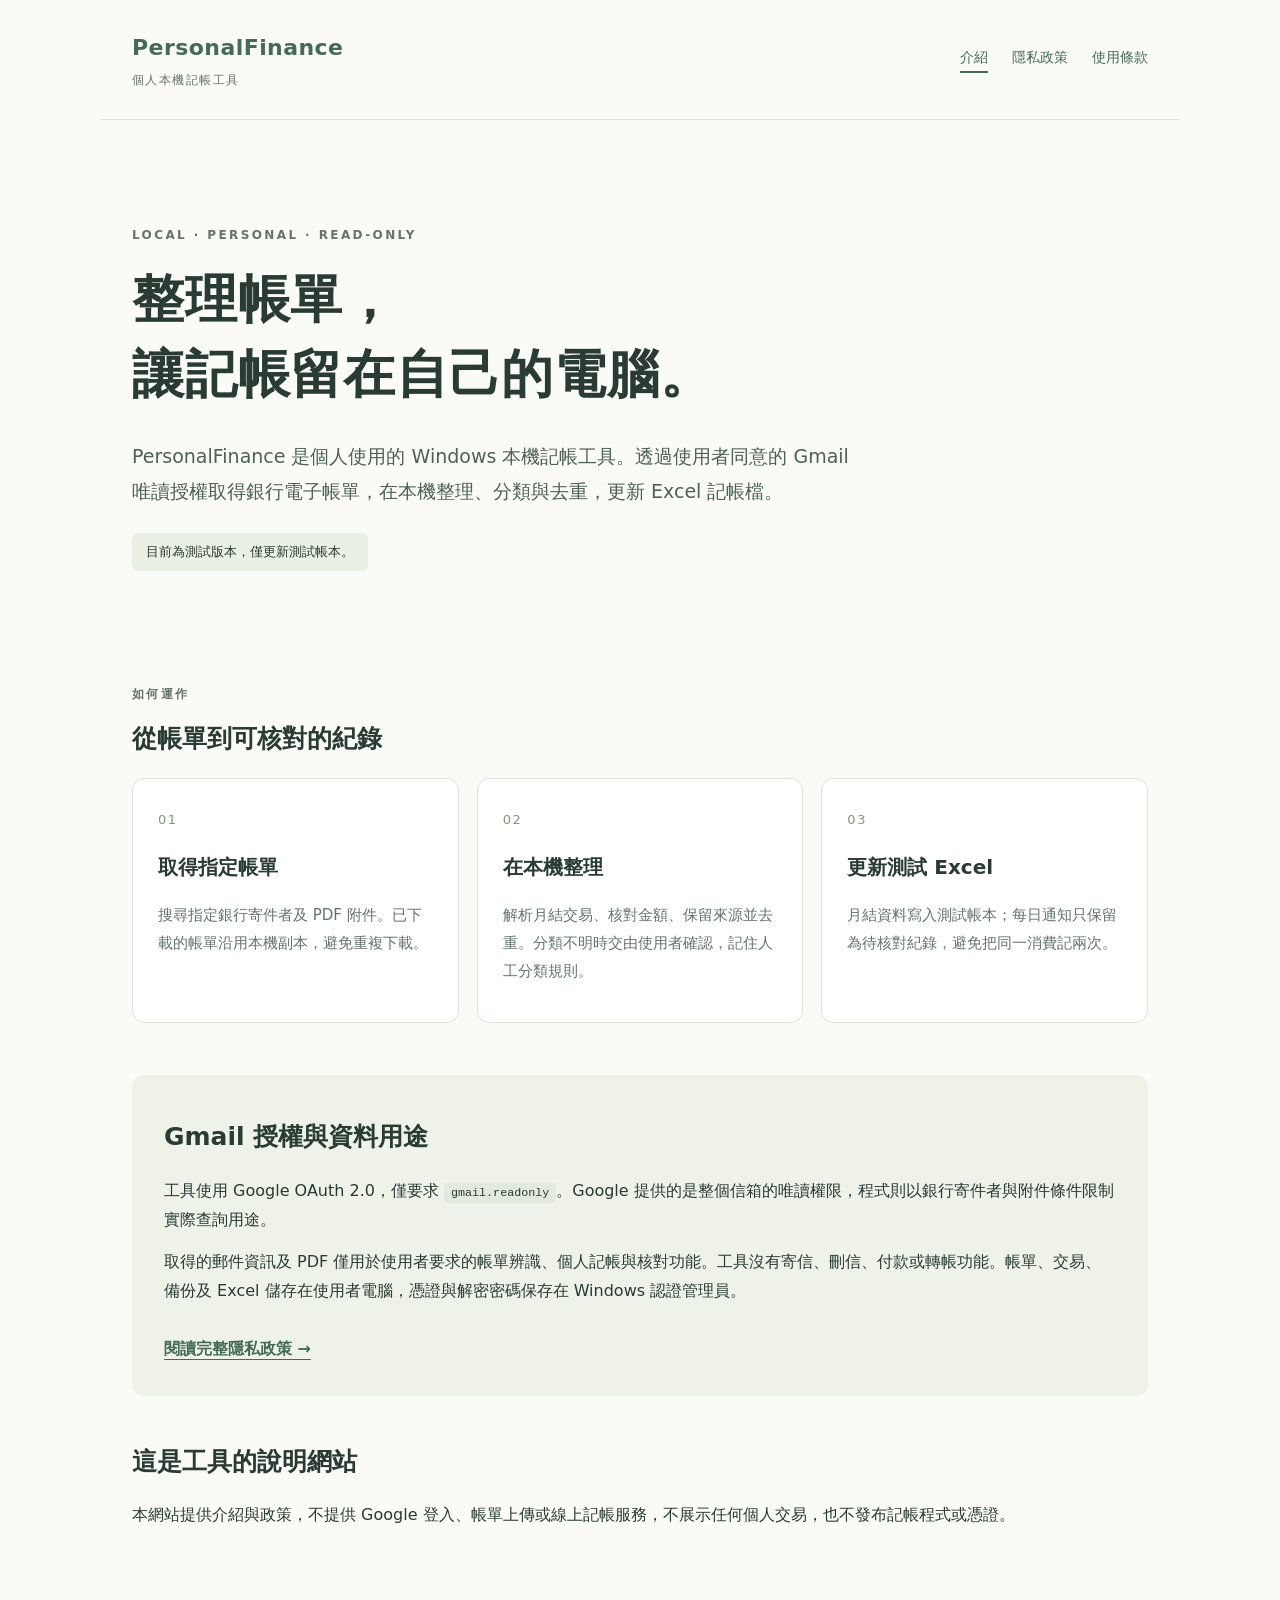
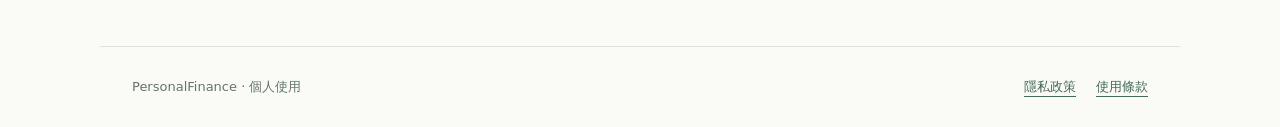
<file: index.html>
<!doctype html>
<html lang="zh-Hant">
<head>
  <meta charset="utf-8">
  <meta name="google-site-verification" content="x8rBmn5CIvfpLVPxeE9zHSlZBoHo-7LoqAvuxhydd3Q">
  <meta name="viewport" content="width=device-width, initial-scale=1">
  <meta name="description" content="PersonalFinance：供個人使用的 Windows 本機記帳工具。了解功能、Gmail 唯讀授權與資料處理方式。">
  <title>PersonalFinance｜個人本機記帳工具</title>
  <link rel="stylesheet" href="styles.css">
</head>
<body>
  <header class="site-header">
    <a class="brand" href="./">PersonalFinance<span>個人本機記帳工具</span></a>
    <nav aria-label="主要導覽"><a href="./" aria-current="page">介紹</a><a href="privacy.html">隱私政策</a><a href="terms.html">使用條款</a></nav>
  </header>
  <main>
    <section class="hero">
      <p class="eyebrow">LOCAL · PERSONAL · READ-ONLY</p>
      <h1>整理帳單，<br>讓記帳留在自己的電腦。</h1>
      <p class="lead">PersonalFinance 是個人使用的 Windows 本機記帳工具。透過使用者同意的 Gmail 唯讀授權取得銀行電子帳單，在本機整理、分類與去重，更新 Excel 記帳檔。</p>
      <p class="status">目前為測試版本，僅更新測試帳本。</p>
    </section>
    <section aria-labelledby="features">
      <p class="eyebrow">如何運作</p><h2 id="features">從帳單到可核對的紀錄</h2>
      <div class="cards">
        <article><span class="number">01</span><h3>取得指定帳單</h3><p>搜尋指定銀行寄件者及 PDF 附件。已下載的帳單沿用本機副本，避免重複下載。</p></article>
        <article><span class="number">02</span><h3>在本機整理</h3><p>解析月結交易、核對金額、保留來源並去重。分類不明時交由使用者確認，記住人工分類規則。</p></article>
        <article><span class="number">03</span><h3>更新測試 Excel</h3><p>月結資料寫入測試帳本；每日通知只保留為待核對紀錄，避免把同一消費記兩次。</p></article>
      </div>
    </section>
    <section class="panel" aria-labelledby="permissions">
      <h2 id="permissions">Gmail 授權與資料用途</h2>
      <p>工具使用 Google OAuth 2.0，僅要求 <code>gmail.readonly</code>。Google 提供的是整個信箱的唯讀權限，程式則以銀行寄件者與附件條件限制實際查詢用途。</p>
      <p>取得的郵件資訊及 PDF 僅用於使用者要求的帳單辨識、個人記帳與核對功能。工具沒有寄信、刪信、付款或轉帳功能。帳單、交易、備份及 Excel 儲存在使用者電腦，憑證與解密密碼保存在 Windows 認證管理員。</p>
      <a class="text-link" href="privacy.html">閱讀完整隱私政策 →</a>
    </section>
    <section aria-labelledby="about-site">
      <h2 id="about-site">這是工具的說明網站</h2>
      <p>本網站提供介紹與政策，不提供 Google 登入、帳單上傳或線上記帳服務，不展示任何個人交易，也不發布記帳程式或憑證。</p>
    </section>
  </main>
  <footer><span>PersonalFinance · 個人使用</span><div><a href="privacy.html">隱私政策</a><a href="terms.html">使用條款</a></div></footer>
</body>
</html>
</file>
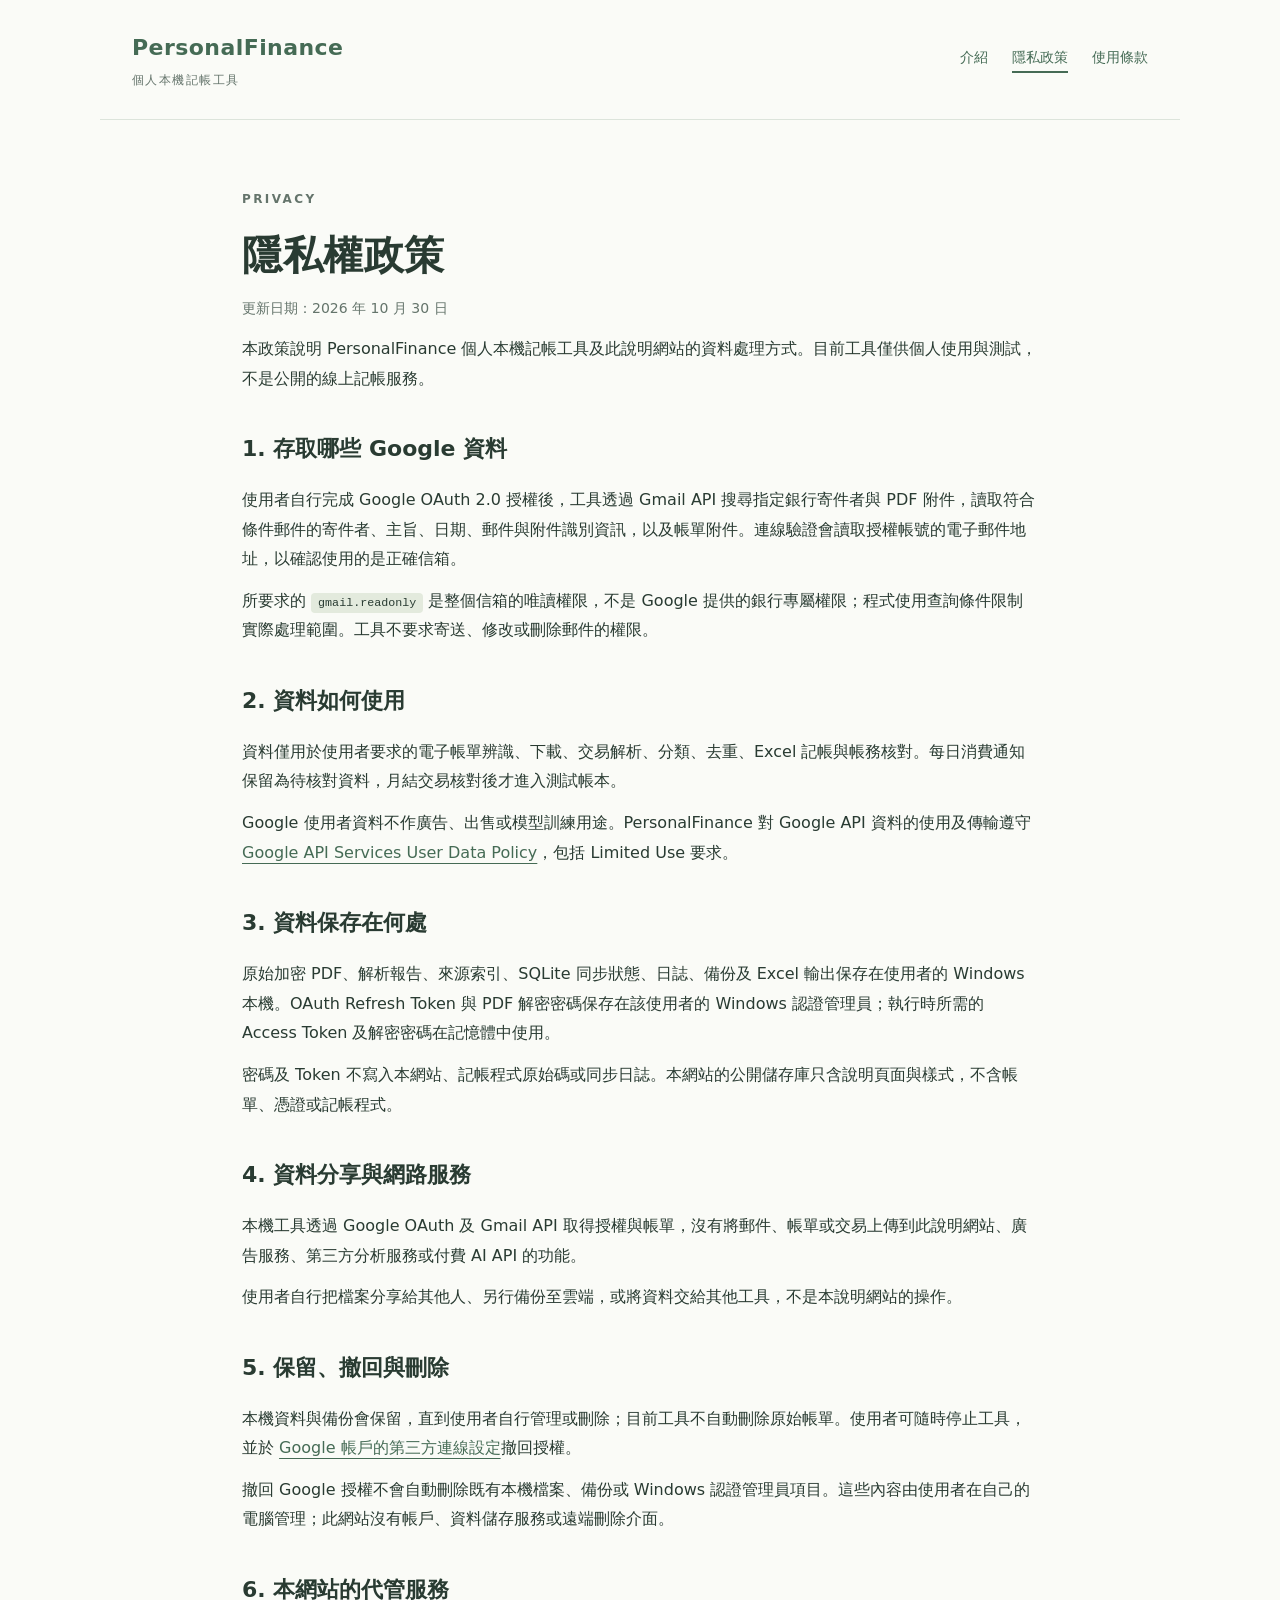
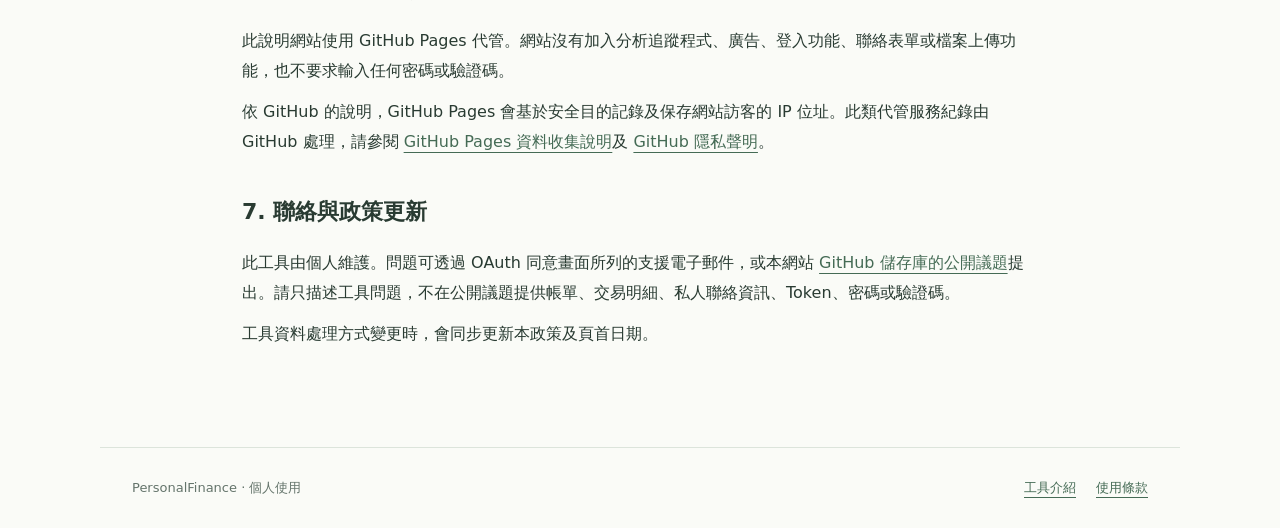
<file: privacy.html>
<!doctype html>
<html lang="zh-Hant">
<head>
  <meta charset="utf-8"><meta name="viewport" content="width=device-width, initial-scale=1">
  <meta name="description" content="PersonalFinance 如何存取、使用、保存與處理 Gmail 帳單及個人記帳資料。">
  <title>隱私權政策｜PersonalFinance</title><link rel="stylesheet" href="styles.css">
</head>
<body>
  <header class="site-header"><a class="brand" href="./">PersonalFinance<span>個人本機記帳工具</span></a><nav aria-label="主要導覽"><a href="./">介紹</a><a href="privacy.html" aria-current="page">隱私政策</a><a href="terms.html">使用條款</a></nav></header>
  <main class="document">
    <p class="eyebrow">PRIVACY</p><h1>隱私權政策</h1>
    <p class="muted">更新日期：2026 年 10 月 30 日</p>
    <p>本政策說明 PersonalFinance 個人本機記帳工具及此說明網站的資料處理方式。目前工具僅供個人使用與測試，不是公開的線上記帳服務。</p>
    <section><h2>1. 存取哪些 Google 資料</h2>
      <p>使用者自行完成 Google OAuth 2.0 授權後，工具透過 Gmail API 搜尋指定銀行寄件者與 PDF 附件，讀取符合條件郵件的寄件者、主旨、日期、郵件與附件識別資訊，以及帳單附件。連線驗證會讀取授權帳號的電子郵件地址，以確認使用的是正確信箱。</p>
      <p>所要求的 <code>gmail.readonly</code> 是整個信箱的唯讀權限，不是 Google 提供的銀行專屬權限；程式使用查詢條件限制實際處理範圍。工具不要求寄送、修改或刪除郵件的權限。</p>
    </section>
    <section><h2>2. 資料如何使用</h2>
      <p>資料僅用於使用者要求的電子帳單辨識、下載、交易解析、分類、去重、Excel 記帳與帳務核對。每日消費通知保留為待核對資料，月結交易核對後才進入測試帳本。</p>
      <p>Google 使用者資料不作廣告、出售或模型訓練用途。PersonalFinance 對 Google API 資料的使用及傳輸遵守 <a href="https://developers.google.com/terms/api-services-user-data-policy">Google API Services User Data Policy</a>，包括 Limited Use 要求。</p>
    </section>
    <section><h2>3. 資料保存在何處</h2>
      <p>原始加密 PDF、解析報告、來源索引、SQLite 同步狀態、日誌、備份及 Excel 輸出保存在使用者的 Windows 本機。OAuth Refresh Token 與 PDF 解密密碼保存在該使用者的 Windows 認證管理員；執行時所需的 Access Token 及解密密碼在記憶體中使用。</p>
      <p>密碼及 Token 不寫入本網站、記帳程式原始碼或同步日誌。本網站的公開儲存庫只含說明頁面與樣式，不含帳單、憑證或記帳程式。</p>
    </section>
    <section><h2>4. 資料分享與網路服務</h2>
      <p>本機工具透過 Google OAuth 及 Gmail API 取得授權與帳單，沒有將郵件、帳單或交易上傳到此說明網站、廣告服務、第三方分析服務或付費 AI API 的功能。</p>
      <p>使用者自行把檔案分享給其他人、另行備份至雲端，或將資料交給其他工具，不是本說明網站的操作。</p>
    </section>
    <section><h2>5. 保留、撤回與刪除</h2>
      <p>本機資料與備份會保留，直到使用者自行管理或刪除；目前工具不自動刪除原始帳單。使用者可隨時停止工具，並於 <a href="https://myaccount.google.com/connections">Google 帳戶的第三方連線設定</a>撤回授權。</p>
      <p>撤回 Google 授權不會自動刪除既有本機檔案、備份或 Windows 認證管理員項目。這些內容由使用者在自己的電腦管理；此網站沒有帳戶、資料儲存服務或遠端刪除介面。</p>
    </section>
    <section><h2>6. 本網站的代管服務</h2>
      <p>此說明網站使用 GitHub Pages 代管。網站沒有加入分析追蹤程式、廣告、登入功能、聯絡表單或檔案上傳功能，也不要求輸入任何密碼或驗證碼。</p>
      <p>依 GitHub 的說明，GitHub Pages 會基於安全目的記錄及保存網站訪客的 IP 位址。此類代管服務紀錄由 GitHub 處理，請參閱 <a href="https://docs.github.com/en/pages/getting-started-with-github-pages/what-is-github-pages#data-collection">GitHub Pages 資料收集說明</a>及 <a href="https://docs.github.com/en/site-policy/privacy-policies/github-general-privacy-statement">GitHub 隱私聲明</a>。</p>
    </section>
    <section><h2>7. 聯絡與政策更新</h2>
      <p>此工具由個人維護。問題可透過 OAuth 同意畫面所列的支援電子郵件，或本網站 <a href="https://github.com/MaxHan1120/personalfinance-info/issues">GitHub 儲存庫的公開議題</a>提出。請只描述工具問題，不在公開議題提供帳單、交易明細、私人聯絡資訊、Token、密碼或驗證碼。</p>
      <p>工具資料處理方式變更時，會同步更新本政策及頁首日期。</p>
    </section>
  </main>
  <footer><span>PersonalFinance · 個人使用</span><div><a href="./">工具介紹</a><a href="terms.html">使用條款</a></div></footer>
</body>
</html>
</file>
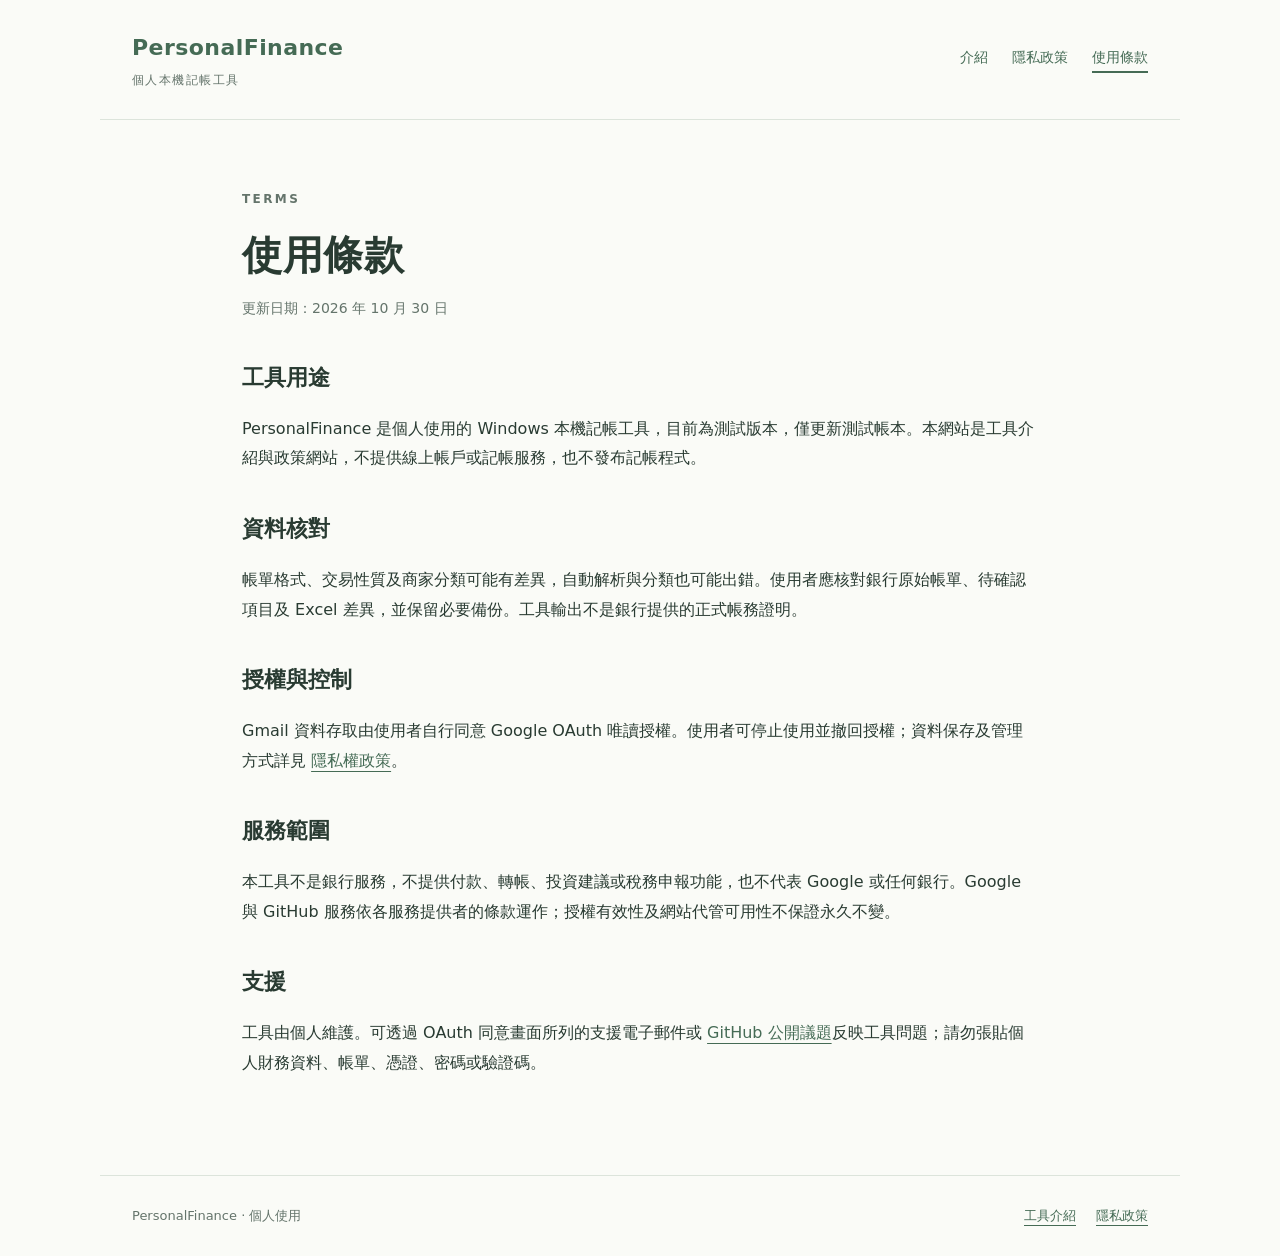
<file: terms.html>
<!doctype html>
<html lang="zh-Hant">
<head>
  <meta charset="utf-8"><meta name="viewport" content="width=device-width, initial-scale=1">
  <meta name="description" content="PersonalFinance 個人本機記帳工具的使用說明與條款。">
  <title>使用條款｜PersonalFinance</title><link rel="stylesheet" href="styles.css">
</head>
<body>
  <header class="site-header"><a class="brand" href="./">PersonalFinance<span>個人本機記帳工具</span></a><nav aria-label="主要導覽"><a href="./">介紹</a><a href="privacy.html">隱私政策</a><a href="terms.html" aria-current="page">使用條款</a></nav></header>
  <main class="document">
    <p class="eyebrow">TERMS</p><h1>使用條款</h1><p class="muted">更新日期：2026 年 10 月 30 日</p>
    <section><h2>工具用途</h2><p>PersonalFinance 是個人使用的 Windows 本機記帳工具，目前為測試版本，僅更新測試帳本。本網站是工具介紹與政策網站，不提供線上帳戶或記帳服務，也不發布記帳程式。</p></section>
    <section><h2>資料核對</h2><p>帳單格式、交易性質及商家分類可能有差異，自動解析與分類也可能出錯。使用者應核對銀行原始帳單、待確認項目及 Excel 差異，並保留必要備份。工具輸出不是銀行提供的正式帳務證明。</p></section>
    <section><h2>授權與控制</h2><p>Gmail 資料存取由使用者自行同意 Google OAuth 唯讀授權。使用者可停止使用並撤回授權；資料保存及管理方式詳見 <a href="privacy.html">隱私權政策</a>。</p></section>
    <section><h2>服務範圍</h2><p>本工具不是銀行服務，不提供付款、轉帳、投資建議或稅務申報功能，也不代表 Google 或任何銀行。Google 與 GitHub 服務依各服務提供者的條款運作；授權有效性及網站代管可用性不保證永久不變。</p></section>
    <section><h2>支援</h2><p>工具由個人維護。可透過 OAuth 同意畫面所列的支援電子郵件或 <a href="https://github.com/MaxHan1120/personalfinance-info/issues">GitHub 公開議題</a>反映工具問題；請勿張貼個人財務資料、帳單、憑證、密碼或驗證碼。</p></section>
  </main>
  <footer><span>PersonalFinance · 個人使用</span><div><a href="./">工具介紹</a><a href="privacy.html">隱私政策</a></div></footer>
</body>
</html>
</file>
<file: styles.css>
:root { color-scheme: light; --ink:#293b32; --muted:#64746b; --accent:#456b55; --line:#dce4db; --paper:#fafbf7; }
* { box-sizing:border-box; }
body { margin:0; background:var(--paper); color:var(--ink); font-family:system-ui,-apple-system,"Segoe UI","Microsoft JhengHei",sans-serif; line-height:1.85; }
a { color:var(--accent); text-underline-offset:5px; }
a:hover { color:#213f2b; }
a:focus-visible { outline:3px solid #8bad7f; outline-offset:5px; }
.site-header, main, footer { max-width:1080px; margin:auto; padding:28px 32px; }
.site-header { display:flex; justify-content:space-between; align-items:center; gap:24px; border-bottom:1px solid var(--line); }
.brand { text-decoration:none; font-size:22px; font-weight:650; letter-spacing:.02em; }
.brand span { display:block; font-size:12px; font-weight:400; color:var(--muted); letter-spacing:.12em; }
nav { display:flex; flex-wrap:wrap; gap:24px; font-size:14px; }
nav a { text-decoration:none; }
nav a[aria-current] { border-bottom:2px solid var(--accent); }
main { padding-bottom:68px; }
.hero { padding:64px 0 52px; max-width:800px; }
.eyebrow { color:var(--muted); font-size:12px; letter-spacing:.2em; font-weight:600; margin-bottom:16px; }
h1,h2,h3 { line-height:1.45; }
h1 { font-size:clamp(32px,5vw,52px); letter-spacing:.015em; margin:12px 0 26px; font-weight:650; }
h2 { font-size:25px; margin:12px 0 20px; font-weight:600; }
h3 { font-size:20px; font-weight:600; }
p { margin:12px 0; overflow-wrap:anywhere; }
.lead { font-size:19px; color:#4d6155; max-width:740px; }
.status { display:inline-block; background:#eaf0e4; border-radius:6px; padding:7px 14px; font-size:13px; }
section { margin-bottom:48px; }
.cards { display:grid; grid-template-columns:repeat(3,minmax(0,1fr)); gap:18px; }
.cards article { border:1px solid var(--line); border-radius:12px; padding:25px; background:#fff; }
.cards p { color:var(--muted); font-size:15px; }
.number { color:#82987c; font-size:13px; letter-spacing:.12em; }
.panel { background:#eef2e9; border-radius:12px; padding:32px; margin-top:52px; }
.text-link { display:inline-block; margin-top:16px; font-weight:600; }
code { background:#e3eadd; padding:3px 7px; border-radius:4px; font-size:.9em; }
.document { max-width:860px; padding-top:56px; }
.document h1 { font-size:40px; margin-bottom:8px; }
.document h2 { font-size:22px; }
.document section { margin-top:40px; margin-bottom:30px; }
.muted { color:var(--muted); font-size:14px; }
footer { display:flex; justify-content:space-between; flex-wrap:wrap; gap:20px; border-top:1px solid var(--line); color:var(--muted); font-size:13px; }
footer div { display:flex; gap:20px; }
@media(max-width:720px) { .site-header { align-items:flex-start; flex-direction:column; gap:20px; } .site-header,main,footer { padding-left:22px; padding-right:22px; } .hero { padding-top:34px; } .cards { grid-template-columns:1fr; } .panel { padding:24px; } nav { gap:22px; } .document { padding-top:36px; } }
</file>
